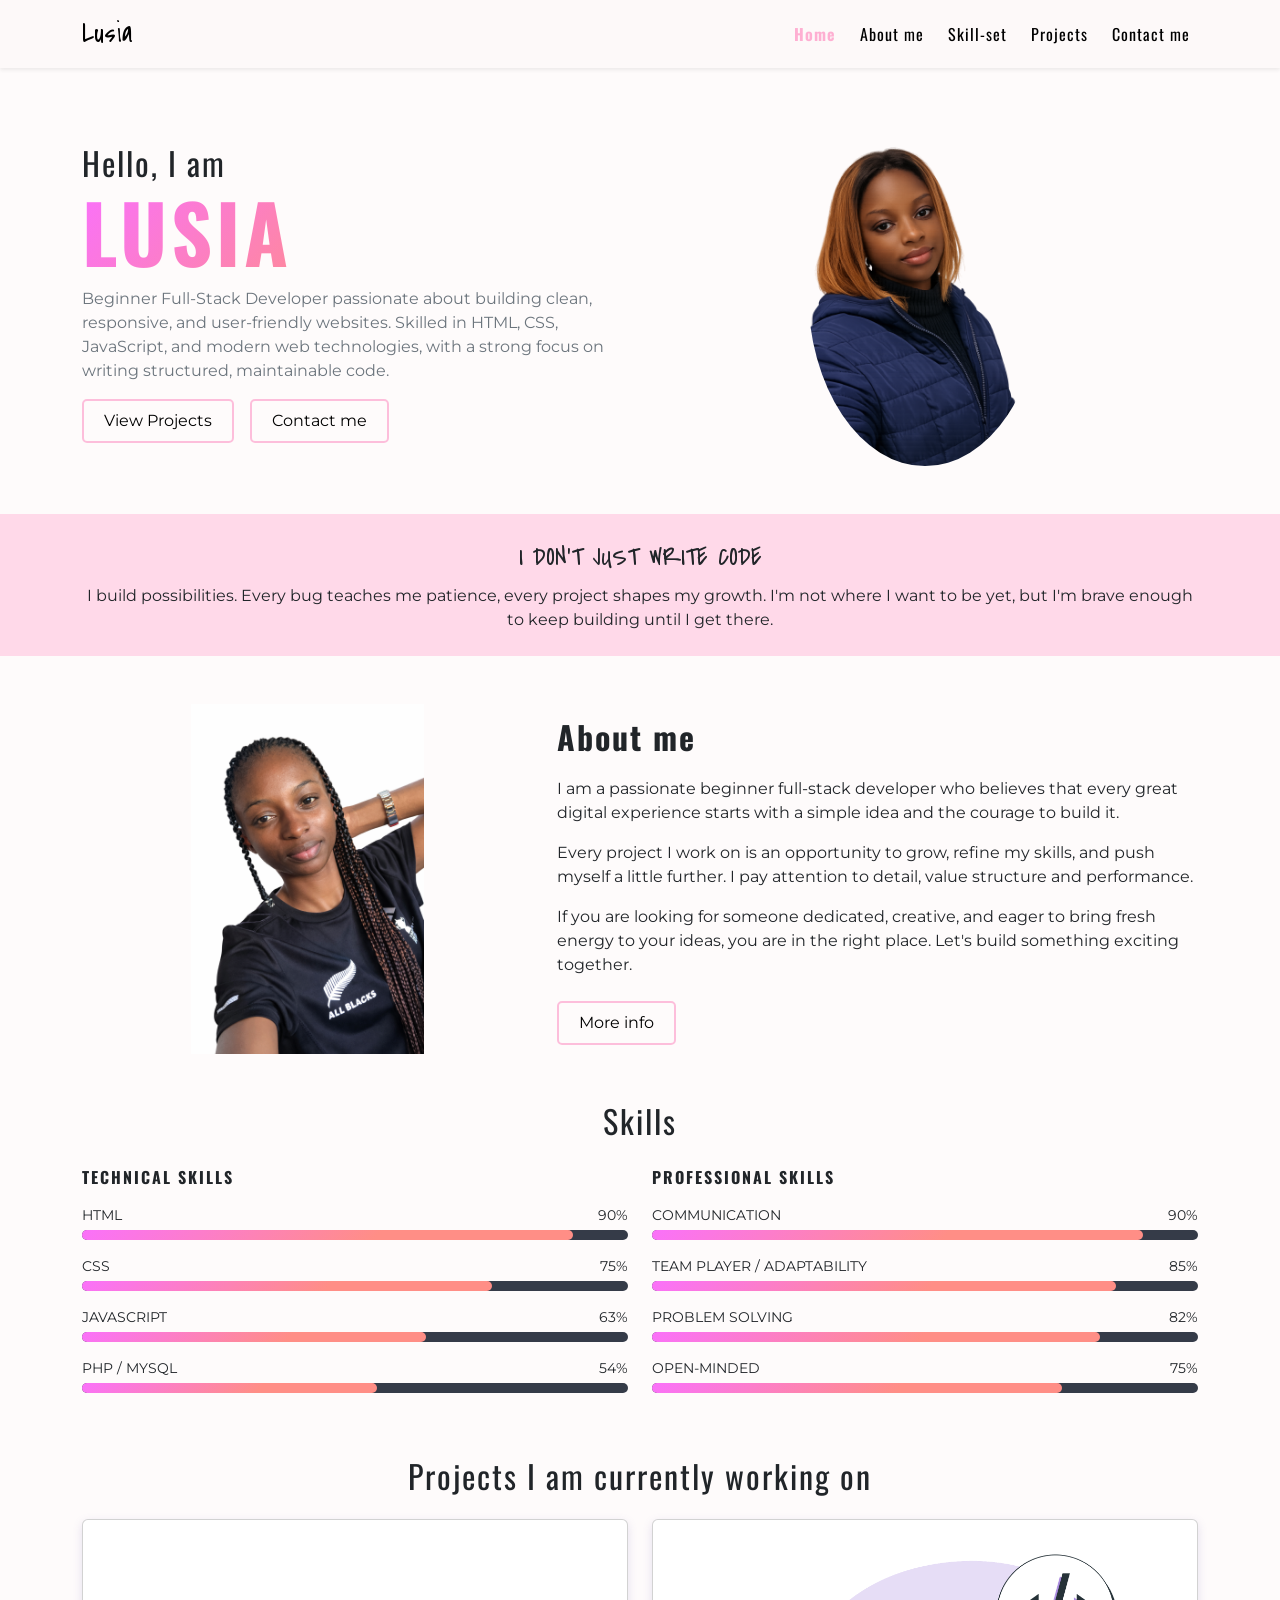
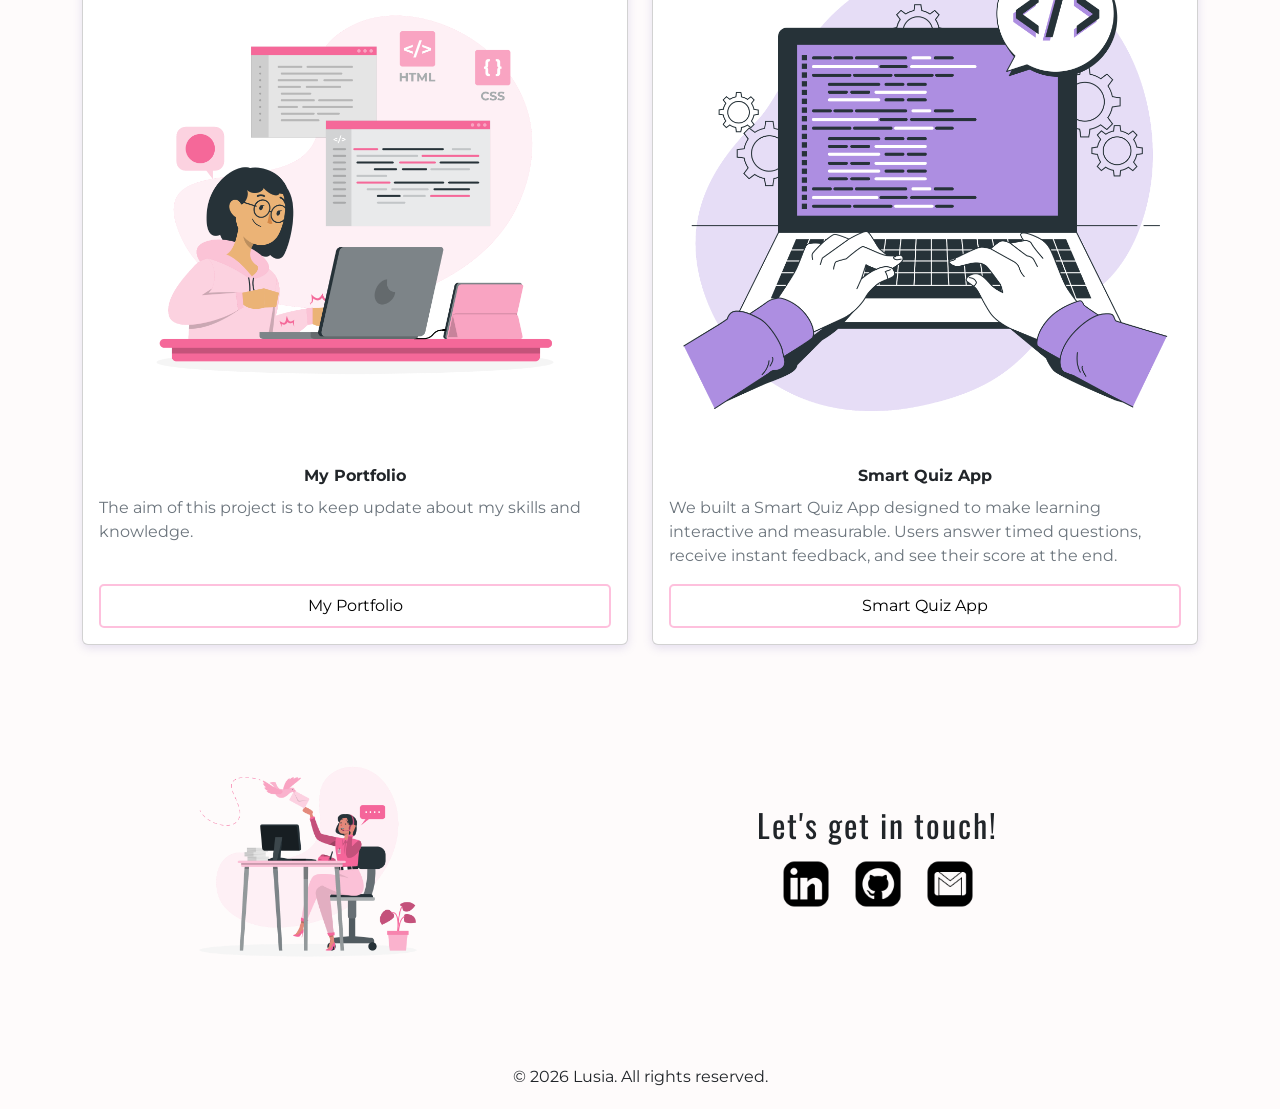
<file: index.html>
<!DOCTYPE html>
<html lang="en">

<head>
  <meta charset="UTF-8">
  <meta name="viewport" content="width=device-width, initial-scale=1.0">
  <meta name="description" content="Portfolio of Lusia Kaushiningwa showcasing web development projects.">
  <meta name="author" content="Lusia Kaushiningwa">
  <meta property="og:title" content="Lusia Kaushiningwa Portfolio">
  <meta property="og:description" content="Web development projects using HTML, CSS, JavaScript, and Bootstrap.">
  <meta property="og:image" content="images/preview.png">
  <meta name="theme-color" content="#1e3a8a">
  <title>Home | Lusia Kaushiningwa Portfolio</title>
  <link rel="shortcut icon" href="assets/Code blossom.jpg">
  <link rel="icon" href="assets/Code blossom.jpg">
  <link href="https://cdn.jsdelivr.net/npm/bootstrap@5.0.1/dist/css/bootstrap.min.css" rel="stylesheet">
  <link rel="stylesheet" href="css/style.css">
  <link rel="preconnect" href="https://fonts.googleapis.com">
  <link rel="preconnect" href="https://fonts.gstatic.com" crossorigin>
  <link href="https://fonts.googleapis.com/css2?family=Covered+By+Your+Grace&family=Montserrat:wght@200;400&family=Oswald:wght@200;400&display=swap" rel="stylesheet">
</head>

<body>

  <!-- ══ NAVBAR ══
    navbar-expand-lg  = horizontal on lg+, hamburger on smaller screens
    sticky-top        = sticks to top on scroll
    shadow-sm         = subtle drop shadow
    ms-auto           = margin-start auto = pushes nav links to the right
  -->
  <nav class="navbar navbar-expand-lg sticky-top shadow-sm mb-4">
    <div class="container">
      <a class="navbar-brand font-grace fs-3" href="index.html">Lusia</a>
      <button class="navbar-toggler" type="button"
              data-bs-toggle="collapse" data-bs-target="#mainNav"
              aria-controls="mainNav" aria-expanded="false" aria-label="Toggle navigation">
        <span class="navbar-toggler-icon"></span>
      </button>
      <div class="collapse navbar-collapse" id="mainNav">
        <ul class="navbar-nav ms-auto gap-lg-2">
          <li class="nav-item"><a class="nav-link active" href="index.html">Home</a></li>
          <li class="nav-item"><a class="nav-link" href="about-me.html">About me</a></li>
          <li class="nav-item"><a class="nav-link" href="skill-set.html">Skill-set</a></li>
          <li class="nav-item"><a class="nav-link" href="portfolio.html">Projects</a></li>
          <li class="nav-item"><a class="nav-link" href="#contact-me">Contact me</a></li>
        </ul>
      </div>
    </div>
  </nav>


  <!-- ══ HERO ══
    container         = centres with responsive max-width
    py-4              = padding-top and padding-bottom
    row               = Bootstrap flex row
    col-12 col-md-6   = full width on mobile, half-width on md+
    align-items-center = vertically centre both columns
    gy-4              = vertical gap between stacked columns on mobile
    order-*           = controls visual order on different breakpoints
  -->
  <header class="container py-4">
    <div class="row align-items-center gy-4">
      <div class="col-12 col-md-6">
        <p class="section-heading mb-1">Hello, I am</p>
        <h1 class="hero-name mb-3">Lusia</h1>
        <p class="text-secondary">
          Beginner Full-Stack Developer passionate about building clean, responsive, and
          user-friendly websites. Skilled in HTML, CSS, JavaScript, and modern web
          technologies, with a strong focus on writing structured, maintainable code.
        </p>
        <!-- d-flex + gap-3 = row of buttons with spacing; flex-wrap = wraps on tiny screens -->
        <div class="d-flex gap-3 flex-wrap mt-3">
          <a href="portfolio.html" class="btn-lusia">View Projects</a>
          <a href="#contact-me"   class="btn-lusia">Contact me</a>
        </div>
      </div>
      <div class="col-12 col-md-6 text-center">
        <!-- img-fluid = width:100%, scales responsively -->
        <img src="assets/Lusia.png" alt="Profile picture of Lusia" class="hero-img img-fluid">
      </div>
    </div>
  </header>


  <!-- ══ QUOTE BANNER ══ -->
  <article class="bg-pink py-4 my-4">
    <div class="container text-center">
      <p class="quote-text mb-2">I don't just write code</p>
      <p class="mb-0">
        I build possibilities. Every bug teaches me patience, every project shapes my growth.
        I'm not where I want to be yet, but I'm brave enough to keep building until I get there.
      </p>
    </div>
  </article>


  <!-- ══ ABOUT ME ══ -->
  <section class="container py-4">
    <div class="row align-items-center gy-4">
      <!-- order-2 order-md-1: image below text on mobile, left on desktop -->
      <div class="col-12 col-md-5 text-center order-2 order-md-1">
        <img src="assets/Lusia2.png" alt="About Lusia" class="about-img img-fluid">
      </div>
      <div class="col-12 col-md-7 order-1 order-md-2">
        <p class="section-heading fw-bold mb-3">About me</p>
        <p>I am a passionate beginner full-stack developer who believes that every great digital experience starts with a simple idea and the courage to build it.</p>
        <p>Every project I work on is an opportunity to grow, refine my skills, and push myself a little further. I pay attention to detail, value structure and performance.</p>
        <p>If you are looking for someone dedicated, creative, and eager to bring fresh energy to your ideas, you are in the right place. Let's build something exciting together.</p>
        <a href="about-me.html" class="btn-lusia mt-2 d-inline-block">More info</a>
      </div>
    </div>
  </section>


  <!-- ══ SKILLS ══
    g-4               = gap between columns
    list-unstyled     = removes bullet points and left padding
    d-flex + justify-content-between = label left, percentage right
  -->
  <section class="container py-4">
    <h3 class="section-heading text-center mb-4">Skills</h3>
    <div class="row g-4">

      <div class="col-12 col-md-6">
        <p class="fw-bold mb-3 text-uppercase font-oswald" style="letter-spacing:2px;">Technical Skills</p>
        <ul class="list-unstyled">
          <li class="mb-3">
            <div class="d-flex justify-content-between mb-1">
              <span class="text-uppercase small">HTML</span><span class="small">90%</span>
            </div>
            <span class="skill-track d-block"><span class="skill-fill w-html"></span></span>
          </li>
          <li class="mb-3">
            <div class="d-flex justify-content-between mb-1">
              <span class="text-uppercase small">CSS</span><span class="small">75%</span>
            </div>
            <span class="skill-track d-block"><span class="skill-fill w-css"></span></span>
          </li>
          <li class="mb-3">
            <div class="d-flex justify-content-between mb-1">
              <span class="text-uppercase small">JavaScript</span><span class="small">63%</span>
            </div>
            <span class="skill-track d-block"><span class="skill-fill w-js"></span></span>
          </li>
          <li class="mb-3">
            <div class="d-flex justify-content-between mb-1">
              <span class="text-uppercase small">PHP / MySQL</span><span class="small">54%</span>
            </div>
            <span class="skill-track d-block"><span class="skill-fill w-php"></span></span>
          </li>
        </ul>
      </div>

      <div class="col-12 col-md-6">
        <p class="fw-bold mb-3 text-uppercase font-oswald" style="letter-spacing:2px;">Professional Skills</p>
        <ul class="list-unstyled">
          <li class="mb-3">
            <div class="d-flex justify-content-between mb-1">
              <span class="text-uppercase small">Communication</span><span class="small">90%</span>
            </div>
            <span class="skill-track d-block"><span class="skill-fill w-comm"></span></span>
          </li>
          <li class="mb-3">
            <div class="d-flex justify-content-between mb-1">
              <span class="text-uppercase small">Team Player / Adaptability</span><span class="small">85%</span>
            </div>
            <span class="skill-track d-block"><span class="skill-fill w-team"></span></span>
          </li>
          <li class="mb-3">
            <div class="d-flex justify-content-between mb-1">
              <span class="text-uppercase small">Problem Solving</span><span class="small">82%</span>
            </div>
            <span class="skill-track d-block"><span class="skill-fill w-problem"></span></span>
          </li>
          <li class="mb-3">
            <div class="d-flex justify-content-between mb-1">
              <span class="text-uppercase small">Open-Minded</span><span class="small">75%</span>
            </div>
            <span class="skill-track d-block"><span class="skill-fill w-open"></span></span>
          </li>
        </ul>
      </div>

    </div>
  </section>


  <!-- ══ PROJECTS ══
    row-cols-1        = 1 card per row on mobile
    row-cols-md-2     = 2 cards per row on md+
    h-100             = equal card height within the row
    d-flex flex-column = enables mt-auto to push button to bottom
    flex-grow-1       = description takes all available space above button
    mt-auto           = button always at the bottom of the card
  -->
  <section class="container py-4">
    <h3 class="section-heading text-center mb-4">Projects I am currently working on</h3>
    <div class="row row-cols-1 row-cols-md-2 g-4">

      <div class="col">
        <div class="card lusia-card h-100 p-3">
          <img src="assets/project1.png" class="card-img-top rounded mb-3" alt="My Portfolio">
          <div class="card-body d-flex flex-column p-0">
            <p class="fw-bold text-center mb-2">My Portfolio</p>
            <p class="card-text text-secondary flex-grow-1">
              The aim of this project is to keep update about my skills and knowledge.
            </p>
            <a href="portfolio.html" class="btn-lusia mt-auto text-center">My Portfolio</a>
          </div>
        </div>
      </div>

      <div class="col">
        <div class="card lusia-card h-100 p-3">
          <img src="assets/project2.png" class="card-img-top rounded mb-3" alt="Smart Quiz App">
          <div class="card-body d-flex flex-column p-0">
            <p class="fw-bold text-center mb-2">Smart Quiz App</p>
            <p class="card-text text-secondary flex-grow-1">
              We built a Smart Quiz App designed to make learning interactive and measurable.
              Users answer timed questions, receive instant feedback, and see their score at the end.
            </p>
            <a href="portfolio.html" class="btn-lusia mt-auto text-center">Smart Quiz App</a>
          </div>
        </div>
      </div>

    </div>
  </section>


  <!-- ══ CONTACT ME ══ -->
  <section id="contact-me" class="container py-5">
    <div class="row align-items-center gy-4">
      <div class="col-12 col-md-5 text-center">
        <img src="assets/Contact-me-img.png" alt="Contact illustration" class="img-fluid" style="max-height:280px;">
      </div>
      <div class="col-12 col-md-7 text-center">
        <h2 class="section-heading mb-2">Let's get in touch!</h2>
        <!-- d-flex justify-content-center gap-4 = centred icon row with spacing -->
        <div class="d-flex justify-content-center gap-4 mt-3">
          <a href="https://www.linkedin.com/in/lusia-n-kaushiningwa-91851396" target="_blank" rel="noopener">
            <img src="assets/linkedin.png" alt="LinkedIn" class="contact-logo">
          </a>
          <a href="https://github.com/Lusia-Kaushiningwa" target="_blank" rel="noopener">
            <img src="assets/github.png" alt="GitHub" class="contact-logo">
          </a>
          <a href="mailto:lusia.kaushiningwa@gmail.com">
            <img src="assets/email.png" alt="Email" class="contact-logo">
          </a>
        </div>
      </div>
    </div>
  </section>


  <footer>
    <p class="mb-0">© <span id="year"></span> Lusia. All rights reserved.</p>
  </footer>

  <script src="https://cdn.jsdelivr.net/npm/bootstrap@5.0.1/dist/js/bootstrap.bundle.min.js"></script>
  <script src="js/main.js"></script>
  <script>document.getElementById('year').textContent = new Date().getFullYear();</script>
</body>
</html>
</file>
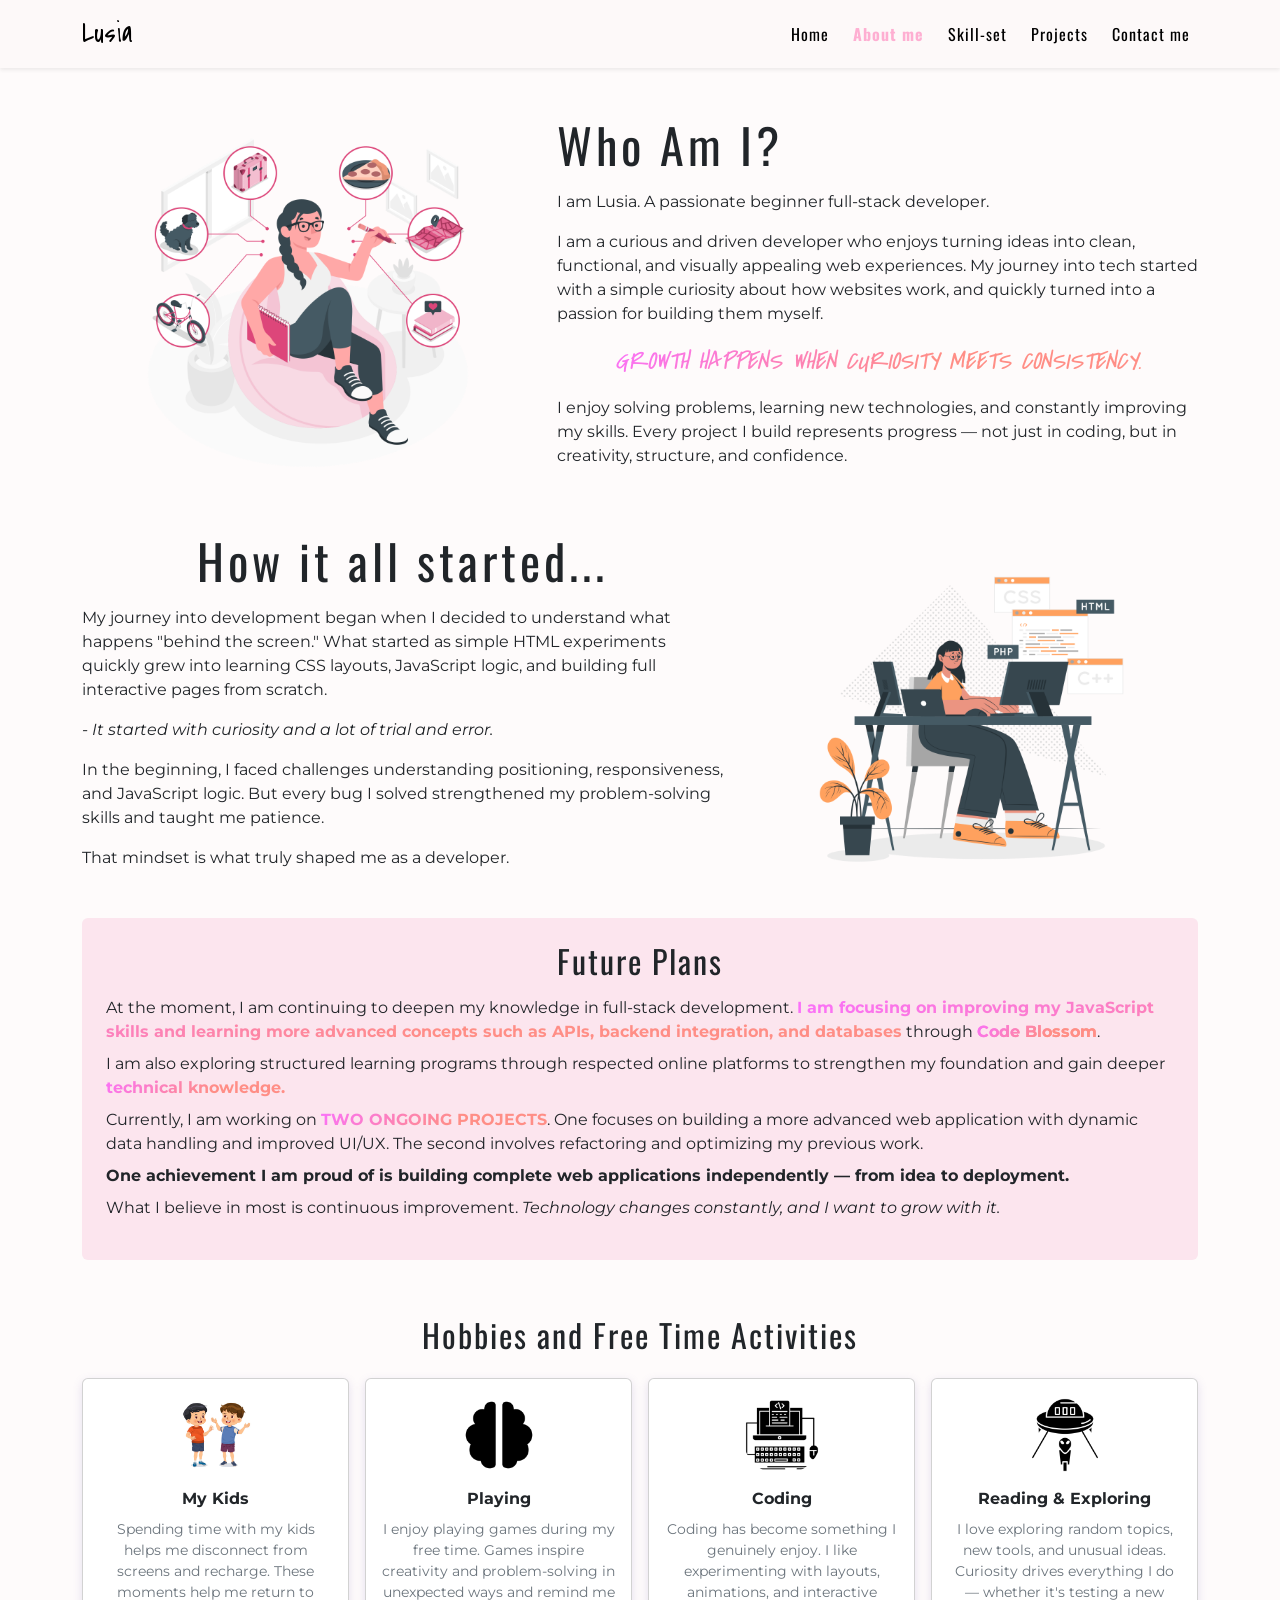
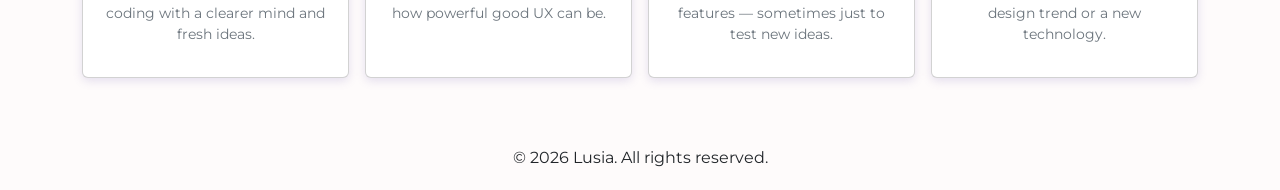
<file: about-me.html>
<!DOCTYPE html>
<html lang="en">

<head>
  <meta charset="UTF-8">
  <meta name="viewport" content="width=device-width, initial-scale=1.0">
  <meta name="description" content="Portfolio of Lusia Kaushiningwa showcasing web development projects.">
  <meta name="author" content="Lusia Kaushiningwa">
  <meta property="og:title" content="Lusia Kaushiningwa Portfolio">
  <meta property="og:description" content="Web development projects using HTML, CSS, JavaScript, and Bootstrap.">
  <meta name="theme-color" content="#1e3a8a">
  <title>About Me | Lusia Kaushiningwa Portfolio</title>
  <link rel="shortcut icon" href="assets/Code blossom.jpg">
  <link rel="icon" href="assets/Code blossom.jpg">
  <link href="https://cdn.jsdelivr.net/npm/bootstrap@5.0.1/dist/css/bootstrap.min.css" rel="stylesheet">
  <link rel="stylesheet" href="css/style.css">
  <link rel="preconnect" href="https://fonts.googleapis.com">
  <link rel="preconnect" href="https://fonts.gstatic.com" crossorigin>
  <link href="https://fonts.googleapis.com/css2?family=Covered+By+Your+Grace&family=Montserrat:wght@200;400&family=Oswald:wght@200;400&display=swap" rel="stylesheet">
</head>

<body>

  <!-- ══ NAVBAR ══ -->
  <nav class="navbar navbar-expand-lg sticky-top shadow-sm mb-4">
    <div class="container">
      <a class="navbar-brand font-grace fs-3" href="index.html">Lusia</a>
      <button class="navbar-toggler" type="button"
              data-bs-toggle="collapse" data-bs-target="#mainNav"
              aria-controls="mainNav" aria-expanded="false" aria-label="Toggle navigation">
        <span class="navbar-toggler-icon"></span>
      </button>
      <div class="collapse navbar-collapse" id="mainNav">
        <ul class="navbar-nav ms-auto gap-lg-2">
          <li class="nav-item"><a class="nav-link" href="index.html">Home</a></li>
          <li class="nav-item"><a class="nav-link active" href="about-me.html">About me</a></li>
          <li class="nav-item"><a class="nav-link" href="skill-set.html">Skill-set</a></li>
          <li class="nav-item"><a class="nav-link" href="portfolio.html">Projects</a></li>
          <li class="nav-item"><a class="nav-link" href="index.html#contact-me">Contact me</a></li>
        </ul>
      </div>
    </div>
  </nav>


  <!-- ══ SECTION 1 — WHO AM I ══
    row + col-12 col-md-6 = 2-column on md+, stacked on mobile
    align-items-center = vertically centre columns
    gy-4 = vertical gap when stacked on mobile
  -->
  <section class="container py-4">
    <div class="row align-items-center gy-4">

      <div class="col-12 col-md-5 text-center">
        <img src="assets/about-me1.png" alt="Picture of Lusia" class="img-fluid about-img">
      </div>

      <div class="col-12 col-md-7">
        <h2 class="page-title mb-3">Who Am I?</h2>
        <p>I am Lusia. A passionate beginner full-stack developer.</p>
        <p>I am a curious and driven developer who enjoys turning ideas into clean, functional, and visually appealing web experiences. My journey into tech started with a simple curiosity about how websites work, and quickly turned into a passion for building them myself.</p>
        <!-- text-center + fst-italic = centred italic quote -->
        <p class="quote-text text-center fst-italic my-3">
          <span class="text-grad">Growth happens when curiosity meets consistency.</span>
        </p>
        <p>I enjoy solving problems, learning new technologies, and constantly improving my skills. Every project I build represents progress — not just in coding, but in creativity, structure, and confidence.</p>
      </div>

    </div>
  </section>


  <!-- ══ SECTION 2 — BACKGROUND STORY ══ -->
  <section class="container py-4">
    <div class="row align-items-center gy-4">

      <div class="col-12 col-md-7">
        <h2 class="page-title text-center mb-3">How it all started...</h2>
        <p>My journey into development began when I decided to understand what happens "behind the screen." What started as simple HTML experiments quickly grew into learning CSS layouts, JavaScript logic, and building full interactive pages from scratch.</p>
        <!-- fst-italic = Bootstrap italic utility -->
        <p class="fst-italic">- It started with curiosity and a lot of trial and error.</p>
        <p>In the beginning, I faced challenges understanding positioning, responsiveness, and JavaScript logic. But every bug I solved strengthened my problem-solving skills and taught me patience.</p>
        <p>That mindset is what truly shaped me as a developer.</p>
      </div>

      <!-- order-first order-md-last: image shows first on mobile, right on desktop -->
      <div class="col-12 col-md-5 text-center order-first order-md-last">
        <img src="assets/about-me2.png" alt="My story" class="img-fluid about-img">
      </div>

    </div>
  </section>


  <!-- ══ SECTION 3 — FUTURE PLANS ══
    bg-pink-light = custom brand background
    mx-auto       = centre the section horizontally
    py-4 px-4     = internal padding
  -->
  <section class="container py-2 mb-4">
    <div class="bg-pink-light py-4 px-4 rounded">
      <h3 class="section-heading text-center mb-3">Future Plans</h3>
      <!-- list-unstyled + ps-0 = no bullets, no left indent -->
      <ul class="list-unstyled ps-0">
        <li class="mb-2">
          At the moment, I am continuing to deepen my knowledge in full-stack development.
          <span class="fw-bold text-grad">I am focusing on improving my JavaScript skills and learning more advanced concepts such as APIs, backend integration, and databases</span>
          through <span class="fw-bold text-grad"><a class="link-grad" href="https://www.code-blossom.com/" target="_blank">Code Blossom</a></span>.
        </li>
        <li class="mb-2">
          I am also exploring structured learning programs through respected online platforms to strengthen my foundation and gain deeper <span class="fw-bold text-grad">technical knowledge.</span>
        </li>
        <li class="mb-2">
          Currently, I am working on <span class="fw-bold text-uppercase text-grad">two ongoing projects</span>. One focuses on building a more advanced web application with dynamic data handling and improved UI/UX. The second involves refactoring and optimizing my previous work.
        </li>
        <li class="mb-2">
          <span class="fw-bold">One achievement I am proud of is building complete web applications independently — from idea to deployment.</span>
        </li>
        <p class="mt-2">What I believe in most is continuous improvement. <span class="fst-italic">Technology changes constantly, and I want to grow with it.</span></p>
      </ul>
    </div>
  </section>


  <!-- ══ SECTION 4 — HOBBIES ══
    row-cols-1        = 1 column on mobile
    row-cols-sm-2     = 2 columns on small screens
    row-cols-lg-4     = 4 columns on large screens
    g-3               = gap between cards
  -->
  <section class="container py-4 mb-4">
    <h3 class="section-heading text-center mb-4">Hobbies and Free Time Activities</h3>
    <div class="row row-cols-1 row-cols-sm-2 row-cols-lg-4 g-3">

      <div class="col">
        <div class="card lusia-card h-100 p-3 text-center">
          <img src="assets/Kids.jpg" alt="My kids" class="hobby-img">
          <p class="fw-bold mb-2">My Kids</p>
          <p class="text-secondary small">Spending time with my kids helps me disconnect from screens and recharge. These moments help me return to coding with a clearer mind and fresh ideas.</p>
        </div>
      </div>

      <div class="col">
        <div class="card lusia-card h-100 p-3 text-center">
          <img src="assets/board-game.png" alt="Playing games" class="hobby-img">
          <p class="fw-bold mb-2">Playing</p>
          <p class="text-secondary small">I enjoy playing games during my free time. Games inspire creativity and problem-solving in unexpected ways and remind me how powerful good UX can be.</p>
        </div>
      </div>

      <div class="col">
        <div class="card lusia-card h-100 p-3 text-center">
          <img src="assets/coding.png" alt="Coding" class="hobby-img">
          <p class="fw-bold mb-2">Coding</p>
          <p class="text-secondary small">Coding has become something I genuinely enjoy. I like experimenting with layouts, animations, and interactive features — sometimes just to test new ideas.</p>
        </div>
      </div>

      <div class="col">
        <div class="card lusia-card h-100 p-3 text-center">
          <img src="assets/plot-reading.png" alt="Reading and exploring" class="hobby-img">
          <p class="fw-bold mb-2">Reading &amp; Exploring</p>
          <p class="text-secondary small">I love exploring random topics, new tools, and unusual ideas. Curiosity drives everything I do — whether it's testing a new design trend or a new technology.</p>
        </div>
      </div>

    </div>
  </section>


  <footer>
    <p class="mb-0">© <span id="year"></span> Lusia. All rights reserved.</p>
  </footer>

  <script src="https://cdn.jsdelivr.net/npm/bootstrap@5.0.1/dist/js/bootstrap.bundle.min.js"></script>
  <script src="js/main.js"></script>
  <script>document.getElementById('year').textContent = new Date().getFullYear();</script>
</body>
</html>
</file>
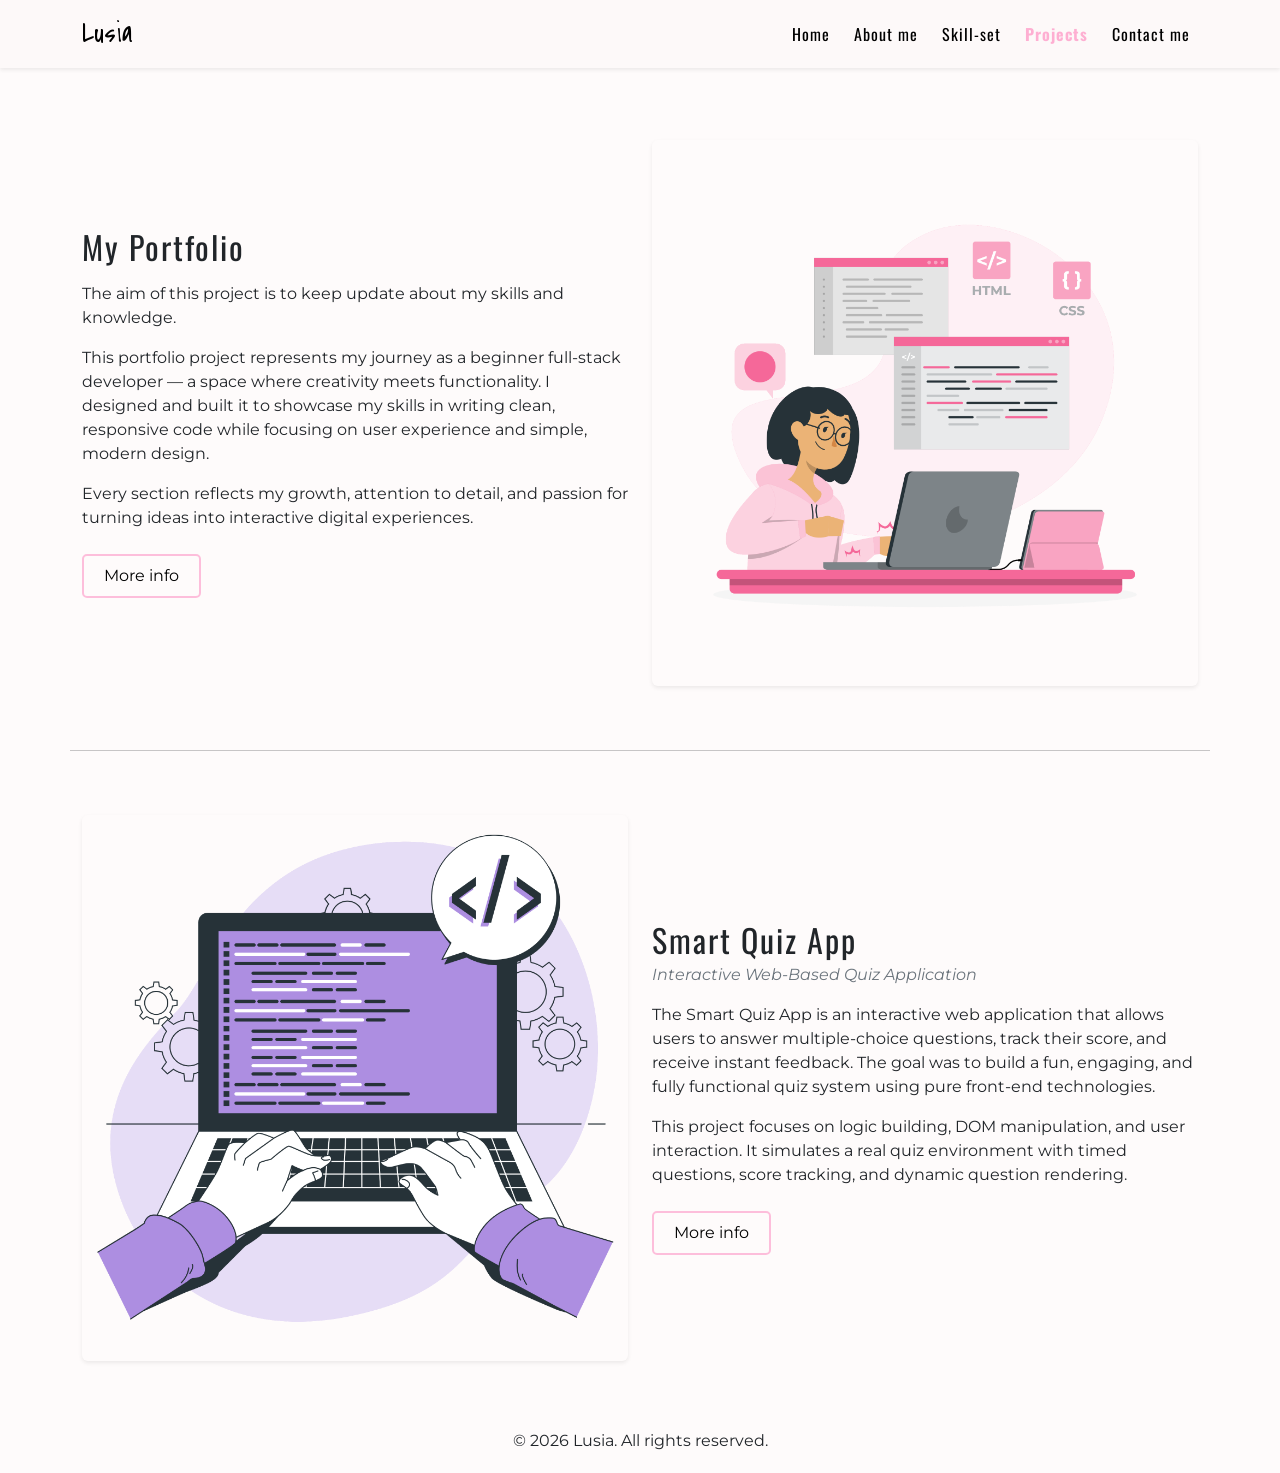
<file: portfolio.html>
<!DOCTYPE html>
<html lang="en">

<head>
  <meta charset="UTF-8">
  <meta name="viewport" content="width=device-width, initial-scale=1.0">
  <meta name="description" content="Portfolio of Lusia Kaushiningwa showcasing web development projects.">
  <meta name="author" content="Lusia Kaushiningwa">
  <meta property="og:title" content="Lusia Kaushiningwa Portfolio">
  <meta property="og:description" content="Web development projects using HTML, CSS, JavaScript, and Bootstrap.">
  <meta name="theme-color" content="#1e3a8a">
  <title>Projects | Lusia Kaushiningwa Portfolio</title>
  <link rel="shortcut icon" href="assets/Code blossom.jpg">
  <link rel="icon" href="assets/Code blossom.jpg">
  <link href="https://cdn.jsdelivr.net/npm/bootstrap@5.0.1/dist/css/bootstrap.min.css" rel="stylesheet">
  <link rel="stylesheet" href="css/style.css">
  <link rel="preconnect" href="https://fonts.googleapis.com">
  <link rel="preconnect" href="https://fonts.gstatic.com" crossorigin>
  <link href="https://fonts.googleapis.com/css2?family=Covered+By+Your+Grace&family=Montserrat:wght@200;400&family=Oswald:wght@200;400&display=swap" rel="stylesheet">
</head>

<body>

  <!-- ══ NAVBAR ══ -->
  <nav class="navbar navbar-expand-lg sticky-top shadow-sm mb-4">
    <div class="container">
      <a class="navbar-brand font-grace fs-3" href="index.html">Lusia</a>
      <button class="navbar-toggler" type="button"
              data-bs-toggle="collapse" data-bs-target="#mainNav"
              aria-controls="mainNav" aria-expanded="false" aria-label="Toggle navigation">
        <span class="navbar-toggler-icon"></span>
      </button>
      <div class="collapse navbar-collapse" id="mainNav">
        <ul class="navbar-nav ms-auto gap-lg-2">
          <li class="nav-item"><a class="nav-link" href="index.html">Home</a></li>
          <li class="nav-item"><a class="nav-link" href="about-me.html">About me</a></li>
          <li class="nav-item"><a class="nav-link" href="skill-set.html">Skill-set</a></li>
          <li class="nav-item"><a class="nav-link active" href="portfolio.html">Projects</a></li>
          <li class="nav-item"><a class="nav-link" href="index.html#contact-me">Contact me</a></li>
        </ul>
      </div>
    </div>
  </nav>


  <!-- ══ PROJECT 1 ══
    row + col-12 col-md-6 = 2-column on md+, stacked on mobile
    align-items-center = vertically centre text and image
    gy-4 = vertical gap when stacked
  -->
  <section class="container py-5">
    <div class="row align-items-center gy-4">

      <!-- Text -->
      <div class="col-12 col-md-6">
        <h3 class="section-heading mb-3">My Portfolio</h3>
        <p>The aim of this project is to keep update about my skills and knowledge.</p>
        <p>This portfolio project represents my journey as a beginner full-stack developer — a space where creativity meets functionality. I designed and built it to showcase my skills in writing clean, responsive code while focusing on user experience and simple, modern design.</p>
        <p>Every section reflects my growth, attention to detail, and passion for turning ideas into interactive digital experiences.</p>
        <a href="projects/project1.html" class="btn-lusia mt-2 d-inline-block">More info</a>
      </div>

      <!-- Image — text-center centres it on all screen sizes -->
      <div class="col-12 col-md-6 text-center">
        <a href="projects/project1.html">
          <!-- img-fluid = responsive, max-width:100% -->
          <img src="assets/project1.png" alt="My Portfolio project" class="img-fluid rounded shadow-sm">
        </a>
      </div>

    </div>
  </section>


  <!-- ══ DIVIDER ══ -->
  <hr class="container opacity-25">


  <!-- ══ PROJECT 2 ══
    order-md-last / order-md-first swaps the image to the left on desktop
    while keeping text on top on mobile
  -->
  <section class="container py-5">
    <div class="row align-items-center gy-4">

      <!-- Image — appears second on mobile (order-2), first on desktop -->
      <div class="col-12 col-md-6 text-center order-2 order-md-1">
        <a href="projects/project2.html">
          <img src="assets/project2.png" alt="Smart Quiz App project" class="img-fluid rounded shadow-sm">
        </a>
      </div>

      <!-- Text — appears first on mobile (order-1), second on desktop -->
      <div class="col-12 col-md-6 order-1 order-md-2">
        <h3 class="section-heading mb-1">Smart Quiz App</h3>
        <!-- fst-italic = Bootstrap font-style italic -->
        <p class="fst-italic text-secondary mb-3">Interactive Web-Based Quiz Application</p>
        <p>The Smart Quiz App is an interactive web application that allows users to answer multiple-choice questions, track their score, and receive instant feedback. The goal was to build a fun, engaging, and fully functional quiz system using pure front-end technologies.</p>
        <p>This project focuses on logic building, DOM manipulation, and user interaction. It simulates a real quiz environment with timed questions, score tracking, and dynamic question rendering.</p>
        <a href="projects/project2.html" class="btn-lusia mt-2 d-inline-block">More info</a>
      </div>

    </div>
  </section>


  <footer>
    <p class="mb-0">© <span id="year"></span> Lusia. All rights reserved.</p>
  </footer>

  <script src="https://cdn.jsdelivr.net/npm/bootstrap@5.0.1/dist/js/bootstrap.bundle.min.js"></script>
  <script src="js/main.js"></script>
  <script>document.getElementById('year').textContent = new Date().getFullYear();</script>
</body>
</html>
</file>
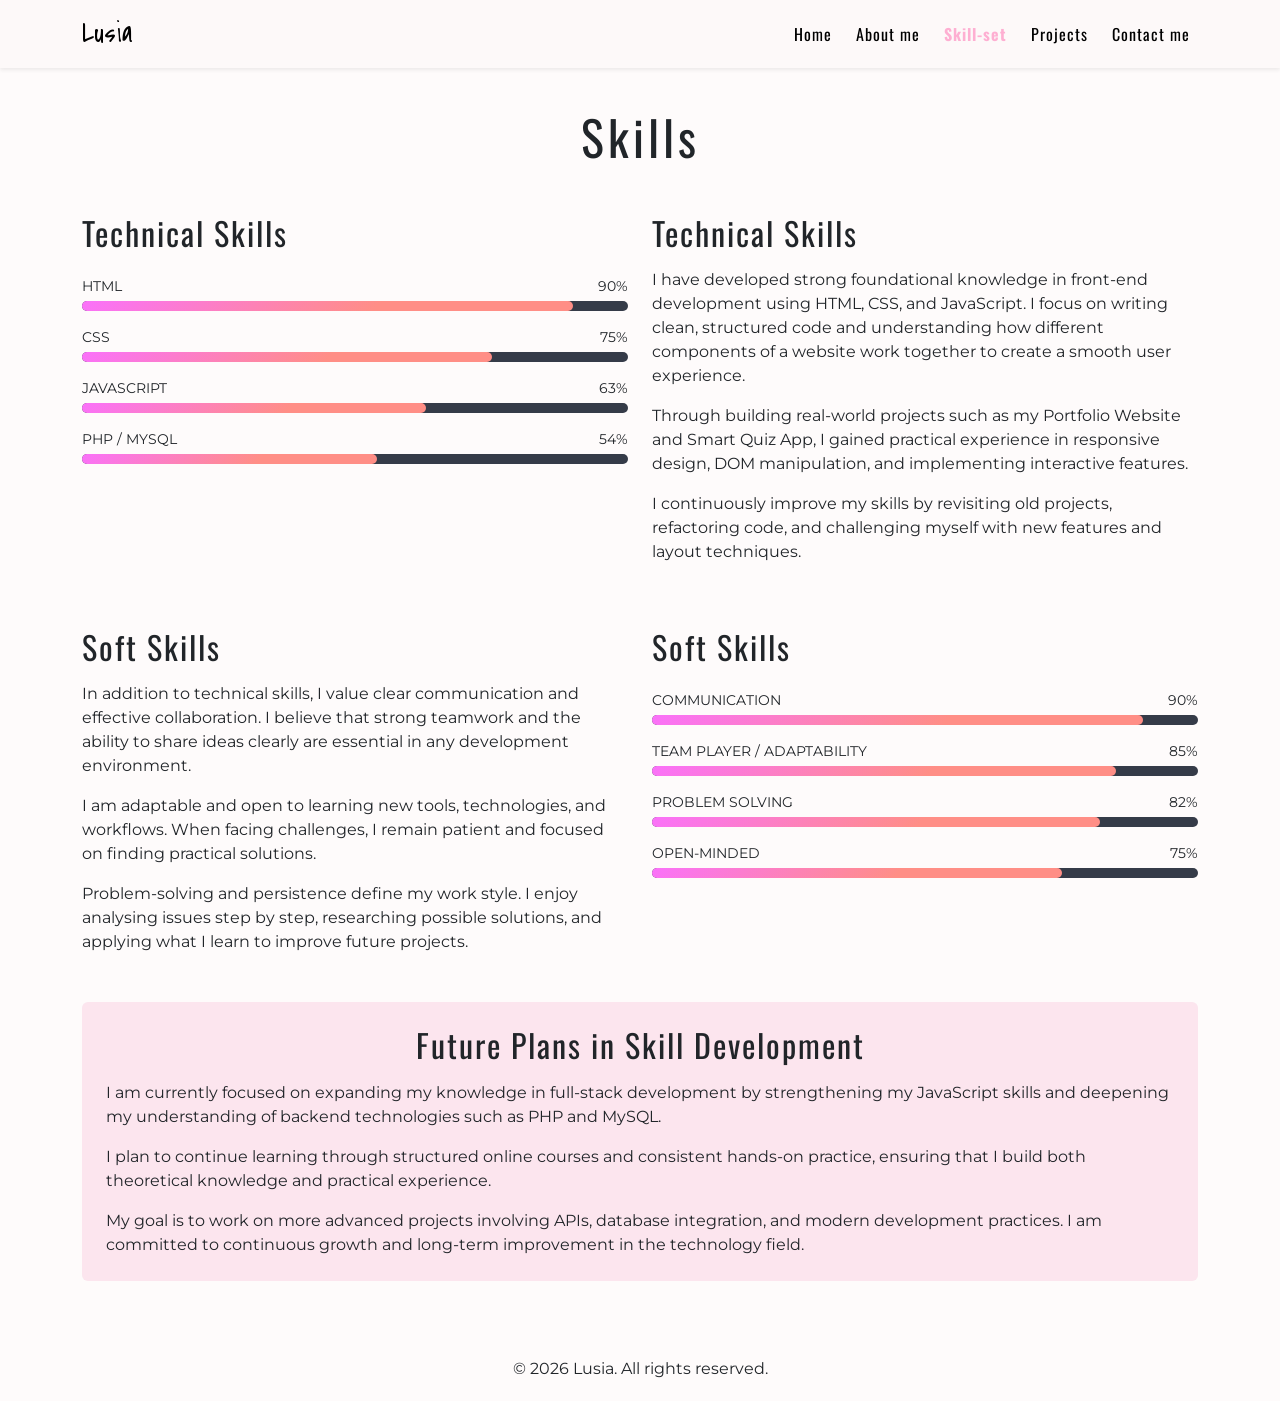
<file: skill-set.html>
<!DOCTYPE html>
<html lang="en">

<head>
  <meta charset="UTF-8">
  <meta name="viewport" content="width=device-width, initial-scale=1.0">
  <meta name="description" content="Portfolio of Lusia Kaushiningwa showcasing web development projects.">
  <meta name="author" content="Lusia Kaushiningwa">
  <meta property="og:title" content="Lusia Kaushiningwa Portfolio">
  <meta property="og:description" content="Web development projects using HTML, CSS, JavaScript, and Bootstrap.">
  <meta name="theme-color" content="#1e3a8a">
  <title>Skills | Lusia Kaushiningwa Portfolio</title>
  <link rel="shortcut icon" href="assets/Code blossom.jpg">
  <link rel="icon" href="assets/Code blossom.jpg">
  <link href="https://cdn.jsdelivr.net/npm/bootstrap@5.0.1/dist/css/bootstrap.min.css" rel="stylesheet">
  <link rel="stylesheet" href="css/style.css">
  <link rel="preconnect" href="https://fonts.googleapis.com">
  <link rel="preconnect" href="https://fonts.gstatic.com" crossorigin>
  <link href="https://fonts.googleapis.com/css2?family=Covered+By+Your+Grace&family=Montserrat:wght@200;400&family=Oswald:wght@200;400&display=swap" rel="stylesheet">
</head>

<body>

  <!-- ══ NAVBAR ══ -->
  <nav class="navbar navbar-expand-lg sticky-top shadow-sm mb-4">
    <div class="container">
      <a class="navbar-brand font-grace fs-3" href="index.html">Lusia</a>
      <button class="navbar-toggler" type="button"
              data-bs-toggle="collapse" data-bs-target="#mainNav"
              aria-controls="mainNav" aria-expanded="false" aria-label="Toggle navigation">
        <span class="navbar-toggler-icon"></span>
      </button>
      <div class="collapse navbar-collapse" id="mainNav">
        <ul class="navbar-nav ms-auto gap-lg-2">
          <li class="nav-item"><a class="nav-link" href="index.html">Home</a></li>
          <li class="nav-item"><a class="nav-link" href="about-me.html">About me</a></li>
          <li class="nav-item"><a class="nav-link active" href="skill-set.html">Skill-set</a></li>
          <li class="nav-item"><a class="nav-link" href="portfolio.html">Projects</a></li>
          <li class="nav-item"><a class="nav-link" href="index.html#contact-me">Contact me</a></li>
        </ul>
      </div>
    </div>
  </nav>


  <!-- ══ PAGE TITLE ══ -->
  <section class="container text-center py-3">
    <h2 class="page-title">Skills</h2>
  </section>


  <!-- ══ TECHNICAL SKILLS ══
    row + col-12 col-md-6 = side by side on md+, stacked on mobile
    gy-4 = vertical gap when stacked
    list-unstyled = removes default bullet + padding
    d-flex justify-content-between = label left, % right on same line
  -->
  <section class="container py-4">
    <div class="row align-items-start gy-4">

      <!-- Progress bars -->
      <div class="col-12 col-md-6">
        <h3 class="section-heading mb-4">Technical Skills</h3>
        <ul class="list-unstyled">
          <li class="mb-3">
            <div class="d-flex justify-content-between mb-1">
              <span class="text-uppercase small">HTML</span><span class="small">90%</span>
            </div>
            <span class="skill-track d-block"><span class="skill-fill w-html"></span></span>
          </li>
          <li class="mb-3">
            <div class="d-flex justify-content-between mb-1">
              <span class="text-uppercase small">CSS</span><span class="small">75%</span>
            </div>
            <span class="skill-track d-block"><span class="skill-fill w-css"></span></span>
          </li>
          <li class="mb-3">
            <div class="d-flex justify-content-between mb-1">
              <span class="text-uppercase small">JavaScript</span><span class="small">63%</span>
            </div>
            <span class="skill-track d-block"><span class="skill-fill w-js"></span></span>
          </li>
          <li class="mb-3">
            <div class="d-flex justify-content-between mb-1">
              <span class="text-uppercase small">PHP / MySQL</span><span class="small">54%</span>
            </div>
            <span class="skill-track d-block"><span class="skill-fill w-php"></span></span>
          </li>
        </ul>
      </div>

      <!-- Description text -->
      <div class="col-12 col-md-6">
        <h3 class="section-heading mb-3">Technical Skills</h3>
        <p>I have developed strong foundational knowledge in front-end development using HTML, CSS, and JavaScript. I focus on writing clean, structured code and understanding how different components of a website work together to create a smooth user experience.</p>
        <p>Through building real-world projects such as my Portfolio Website and Smart Quiz App, I gained practical experience in responsive design, DOM manipulation, and implementing interactive features.</p>
        <p>I continuously improve my skills by revisiting old projects, refactoring code, and challenging myself with new features and layout techniques.</p>
      </div>

    </div>
  </section>


  <!-- ══ SOFT SKILLS ══
    order-md-last / order-md-first = text left, bars right on desktop
    On mobile they stack naturally top-to-bottom
  -->
  <section class="container py-4">
    <div class="row align-items-start gy-4">

      <!-- Description — first on desktop -->
      <div class="col-12 col-md-6 order-md-first">
        <h3 class="section-heading mb-3">Soft Skills</h3>
        <p>In addition to technical skills, I value clear communication and effective collaboration. I believe that strong teamwork and the ability to share ideas clearly are essential in any development environment.</p>
        <p>I am adaptable and open to learning new tools, technologies, and workflows. When facing challenges, I remain patient and focused on finding practical solutions.</p>
        <p>Problem-solving and persistence define my work style. I enjoy analysing issues step by step, researching possible solutions, and applying what I learn to improve future projects.</p>
      </div>

      <!-- Progress bars — second on desktop -->
      <div class="col-12 col-md-6 order-md-last">
        <h3 class="section-heading mb-4">Soft Skills</h3>
        <ul class="list-unstyled">
          <li class="mb-3">
            <div class="d-flex justify-content-between mb-1">
              <span class="text-uppercase small">Communication</span><span class="small">90%</span>
            </div>
            <span class="skill-track d-block"><span class="skill-fill w-comm"></span></span>
          </li>
          <li class="mb-3">
            <div class="d-flex justify-content-between mb-1">
              <span class="text-uppercase small">Team Player / Adaptability</span><span class="small">85%</span>
            </div>
            <span class="skill-track d-block"><span class="skill-fill w-team"></span></span>
          </li>
          <li class="mb-3">
            <div class="d-flex justify-content-between mb-1">
              <span class="text-uppercase small">Problem Solving</span><span class="small">82%</span>
            </div>
            <span class="skill-track d-block"><span class="skill-fill w-problem"></span></span>
          </li>
          <li class="mb-3">
            <div class="d-flex justify-content-between mb-1">
              <span class="text-uppercase small">Open-Minded</span><span class="small">75%</span>
            </div>
            <span class="skill-track d-block"><span class="skill-fill w-open"></span></span>
          </li>
        </ul>
      </div>

    </div>
  </section>


  <!-- ══ FUTURE PLANS ══ -->
  <section class="container py-2 mb-5">
    <div class="bg-pink-light py-4 px-4 rounded">
      <h3 class="section-heading text-center mb-3">Future Plans in Skill Development</h3>
      <p>I am currently focused on expanding my knowledge in full-stack development by strengthening my JavaScript skills and deepening my understanding of backend technologies such as PHP and MySQL.</p>
      <p>I plan to continue learning through structured online courses and consistent hands-on practice, ensuring that I build both theoretical knowledge and practical experience.</p>
      <p class="mb-0">My goal is to work on more advanced projects involving APIs, database integration, and modern development practices. I am committed to continuous growth and long-term improvement in the technology field.</p>
    </div>
  </section>


  <footer>
    <p class="mb-0">© <span id="year"></span> Lusia. All rights reserved.</p>
  </footer>

  <script src="https://cdn.jsdelivr.net/npm/bootstrap@5.0.1/dist/js/bootstrap.bundle.min.js"></script>
  <script src="js/main.js"></script>
  <script>document.getElementById('year').textContent = new Date().getFullYear();</script>
</body>
</html>
</file>
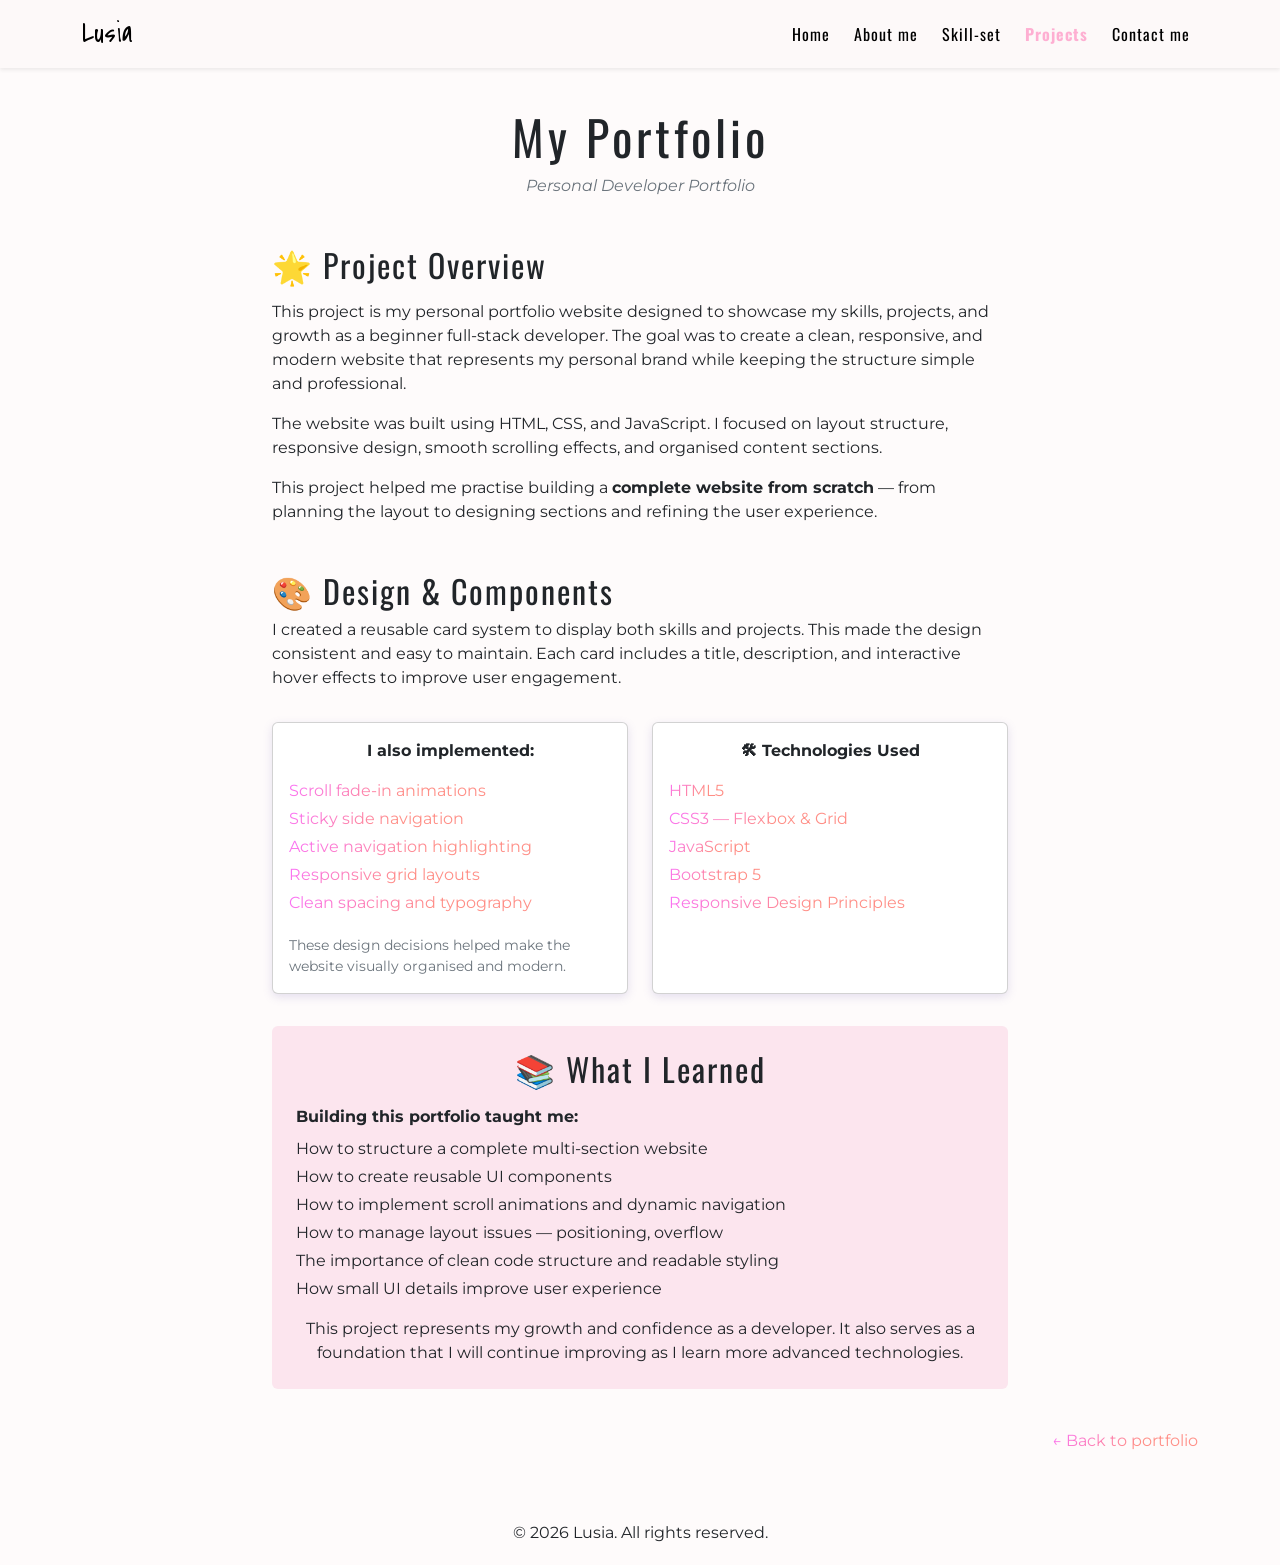
<file: projects/project1.html>
<!DOCTYPE html>
<html lang="en">

<head>
  <meta charset="UTF-8">
  <meta name="viewport" content="width=device-width, initial-scale=1.0">
  <meta name="description" content="Portfolio of Lusia Kaushiningwa showcasing web development projects.">
  <meta name="author" content="Lusia Kaushiningwa">
  <meta property="og:title" content="Lusia Kaushiningwa Portfolio">
  <meta property="og:description" content="Web development projects using HTML, CSS, JavaScript, and Bootstrap.">
  <meta name="theme-color" content="#1e3a8a">
  <title>Project 1 | Lusia Kaushiningwa Portfolio</title>
  <link rel="shortcut icon" href="../assets/Code blossom.jpg">
  <link rel="icon" href="../assets/Code blossom.jpg">
  <link href="https://cdn.jsdelivr.net/npm/bootstrap@5.0.1/dist/css/bootstrap.min.css" rel="stylesheet">
  <link rel="stylesheet" href="../css/style.css">
  <link rel="preconnect" href="https://fonts.googleapis.com">
  <link rel="preconnect" href="https://fonts.gstatic.com" crossorigin>
  <link href="https://fonts.googleapis.com/css2?family=Covered+By+Your+Grace&family=Montserrat:wght@200;400&family=Oswald:wght@200;400&display=swap" rel="stylesheet">
</head>

<body>

  <!-- ══ NAVBAR ══ -->
  <nav class="navbar navbar-expand-lg sticky-top shadow-sm mb-4">
    <div class="container">
      <a class="navbar-brand font-grace fs-3" href="../index.html">Lusia</a>
      <button class="navbar-toggler" type="button"
              data-bs-toggle="collapse" data-bs-target="#mainNav"
              aria-controls="mainNav" aria-expanded="false" aria-label="Toggle navigation">
        <span class="navbar-toggler-icon"></span>
      </button>
      <div class="collapse navbar-collapse" id="mainNav">
        <ul class="navbar-nav ms-auto gap-lg-2">
          <li class="nav-item"><a class="nav-link" href="../index.html">Home</a></li>
          <li class="nav-item"><a class="nav-link" href="../about-me.html">About me</a></li>
          <li class="nav-item"><a class="nav-link" href="../skill-set.html">Skill-set</a></li>
          <li class="nav-item"><a class="nav-link active" href="../portfolio.html">Projects</a></li>
          <li class="nav-item"><a class="nav-link" href="../index.html#contact-me">Contact me</a></li>
        </ul>
      </div>
    </div>
  </nav>


  <!-- ══ PROJECT TITLE ══
    text-center = centres heading and subtitle
    fst-italic  = Bootstrap italic utility
  -->
  <section class="container text-center py-3">
    <h2 class="page-title">My Portfolio</h2>
    <p class="fst-italic text-secondary">Personal Developer Portfolio</p>
  </section>


  <!-- ══ PROJECT OVERVIEW ══
    mx-auto + col-lg-8 = narrow centred column for readable text
  -->
  <section class="container py-3">
    <div class="row justify-content-center">
      <div class="col-12 col-lg-8">
        <h3 class="section-heading mb-3">🌟 Project Overview</h3>
        <p>This project is my personal portfolio website designed to showcase my skills, projects, and growth as a beginner full-stack developer. The goal was to create a clean, responsive, and modern website that represents my personal brand while keeping the structure simple and professional.</p>
        <p>The website was built using HTML, CSS, and JavaScript. I focused on layout structure, responsive design, smooth scrolling effects, and organised content sections.</p>
        <p>This project helped me practise building a <span class="fw-bold">complete website from scratch</span> — from planning the layout to designing sections and refining the user experience.</p>
      </div>
    </div>
  </section>


  <!-- ══ DESIGN & COMPONENTS ══
    row row-cols-1 row-cols-md-2 = 1 column on mobile, 2 on md+
    g-4 = gap between cards
    h-100 = equal height cards
    list-unstyled = removes bullets and left padding
  -->
  <section class="container py-3">
    <div class="row justify-content-center mb-3">
      <div class="col-12 col-lg-8">
        <h3 class="section-heading mb-2">🎨 Design &amp; Components</h3>
        <p>I created a reusable card system to display both skills and projects. This made the design consistent and easy to maintain. Each card includes a title, description, and interactive hover effects to improve user engagement.</p>
      </div>
    </div>

    <div class="row row-cols-1 row-cols-md-2 g-4 justify-content-center">

      <div class="col col-lg-4">
        <div class="card lusia-card h-100 p-3">
          <p class="fw-bold text-center mb-3">I also implemented:</p>
          <!-- list-unstyled removes bullet and padding-left -->
          <ul class="list-unstyled mb-0">
            <li class="mb-1"><span class="text-grad">Scroll fade-in animations</span></li>
            <li class="mb-1"><span class="text-grad">Sticky side navigation</span></li>
            <li class="mb-1"><span class="text-grad">Active navigation highlighting</span></li>
            <li class="mb-1"><span class="text-grad">Responsive grid layouts</span></li>
            <li class="mb-1"><span class="text-grad">Clean spacing and typography</span></li>
          </ul>
          <p class="mt-3 mb-0 text-secondary small">These design decisions helped make the website visually organised and modern.</p>
        </div>
      </div>

      <div class="col col-lg-4">
        <div class="card lusia-card h-100 p-3">
          <p class="fw-bold text-center mb-3">🛠 Technologies Used</p>
          <ul class="list-unstyled mb-0">
            <li class="mb-1"><span class="text-grad">HTML5</span></li>
            <li class="mb-1"><span class="text-grad">CSS3 — Flexbox &amp; Grid</span></li>
            <li class="mb-1"><span class="text-grad">JavaScript</span></li>
            <li class="mb-1"><span class="text-grad">Bootstrap 5</span></li>
            <li class="mb-1"><span class="text-grad">Responsive Design Principles</span></li>
          </ul>
        </div>
      </div>

    </div>
  </section>


  <!-- ══ WHAT I LEARNED ══ -->
  <section class="container py-3 mb-4">
    <div class="row justify-content-center">
      <div class="col-12 col-lg-8">
        <div class="bg-pink-light py-4 px-4 rounded text-center">
          <h3 class="section-heading mb-3">📚 What I Learned</h3>
          <ul class="list-unstyled text-start mb-3">
            <li class="mb-2 fw-bold">Building this portfolio taught me:</li>
            <li class="mb-1">How to structure a complete multi-section website</li>
            <li class="mb-1">How to create reusable UI components</li>
            <li class="mb-1">How to implement scroll animations and dynamic navigation</li>
            <li class="mb-1">How to manage layout issues — positioning, overflow</li>
            <li class="mb-1">The importance of clean code structure and readable styling</li>
            <li class="mb-1">How small UI details improve user experience</li>
          </ul>
          <p class="mb-0">This project represents my growth and confidence as a developer. It also serves as a foundation that I will continue improving as I learn more advanced technologies.</p>
        </div>
      </div>
    </div>
  </section>

  <!-- ══ BACK LINK ══
    d-flex justify-content-end = aligns link to the right
  -->
  <div class="container mb-5">
    <div class="d-flex justify-content-end">
      <a href="../portfolio.html" class="link-grad">← Back to portfolio</a>
    </div>
  </div>


  <footer>
    <p class="mb-0">© <span id="year"></span> Lusia. All rights reserved.</p>
  </footer>

  <script src="https://cdn.jsdelivr.net/npm/bootstrap@5.0.1/dist/js/bootstrap.bundle.min.js"></script>
  <script src="../js/main.js"></script>
  <script>document.getElementById('year').textContent = new Date().getFullYear();</script>
</body>
</html>
</file>
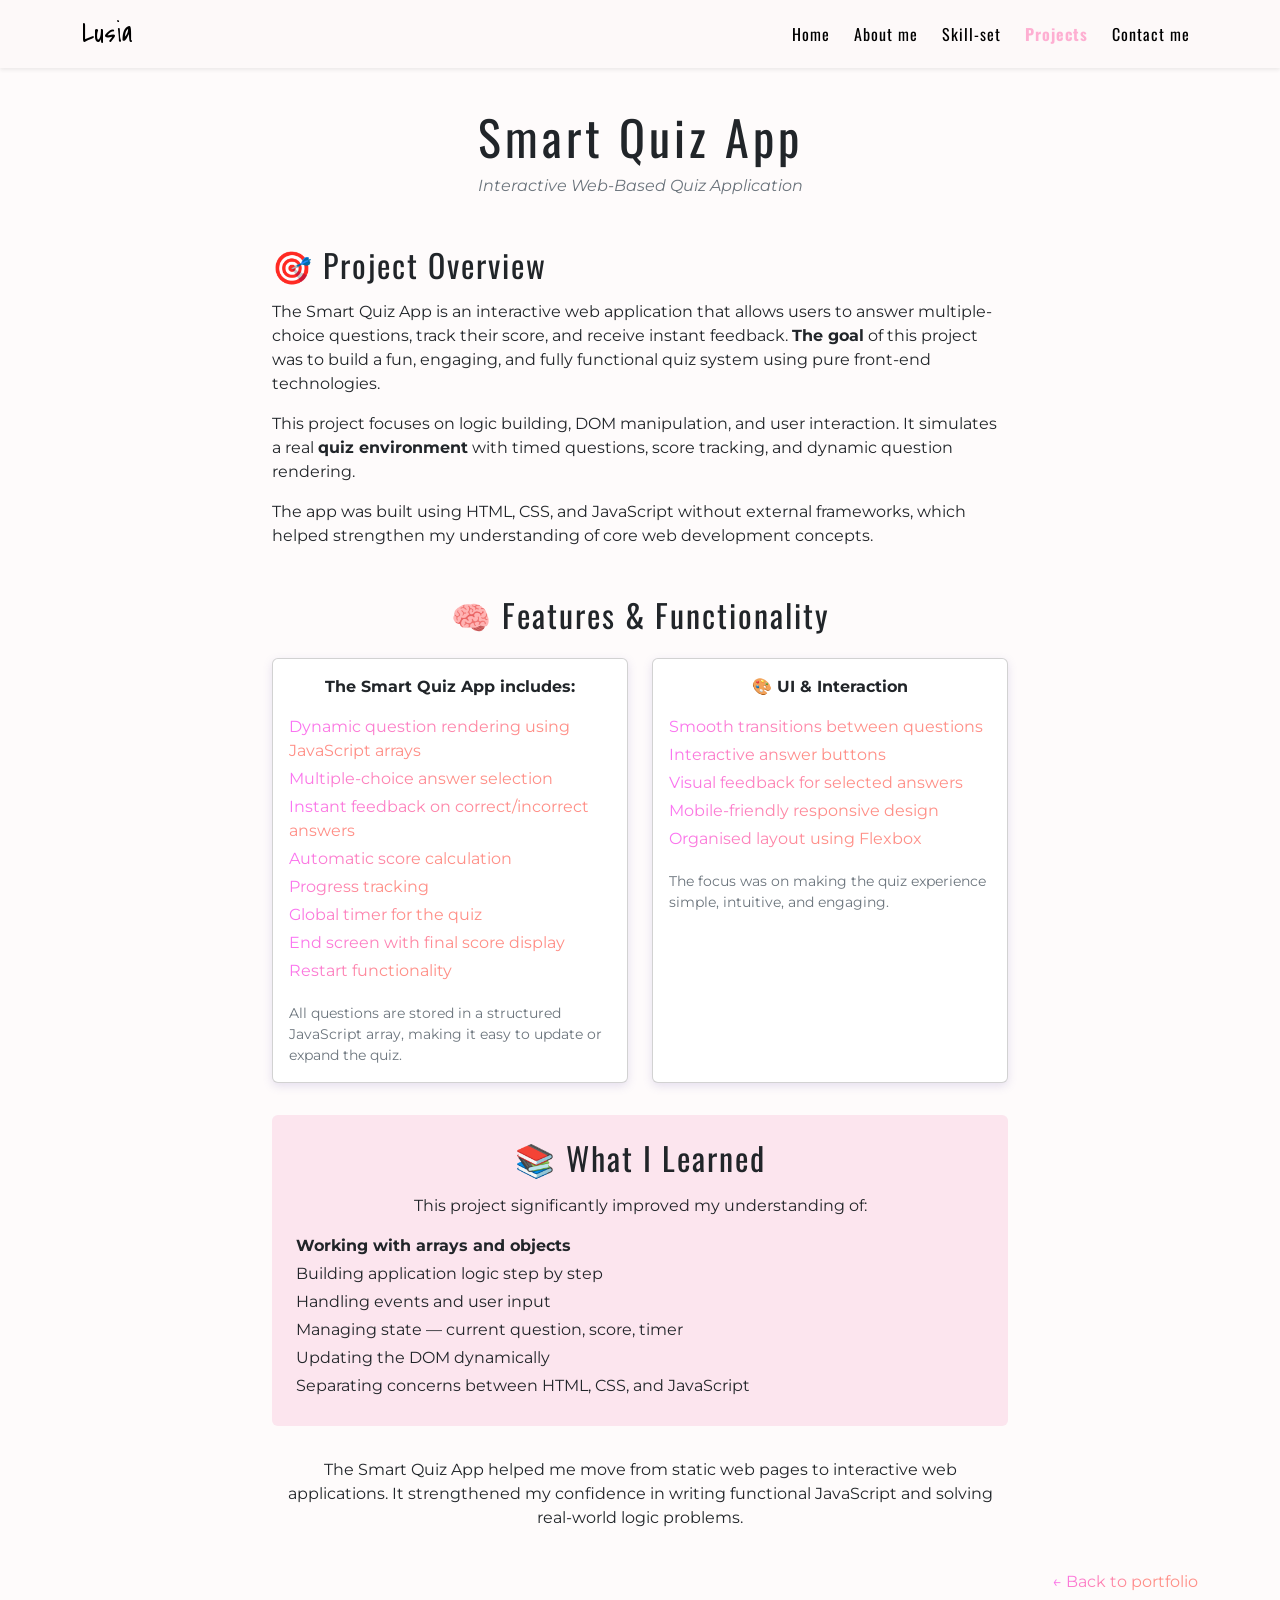
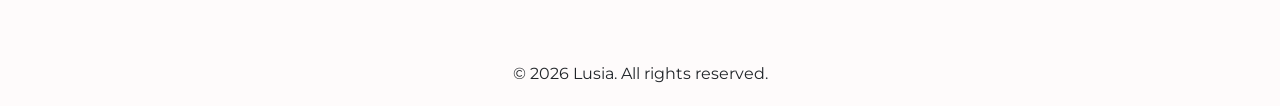
<file: projects/project2.html>
<!DOCTYPE html>
<html lang="en">

<head>
  <meta charset="UTF-8">
  <meta name="viewport" content="width=device-width, initial-scale=1.0">
  <meta name="description" content="Portfolio of Lusia Kaushiningwa showcasing web development projects.">
  <meta name="author" content="Lusia Kaushiningwa">
  <meta property="og:title" content="Lusia Kaushiningwa Portfolio">
  <meta property="og:description" content="Web development projects using HTML, CSS, JavaScript, and Bootstrap.">
  <meta name="theme-color" content="#1e3a8a">
  <title>Project 2 | Lusia Kaushiningwa Portfolio</title>
  <link rel="shortcut icon" href="../assets/Code blossom.jpg">
  <link rel="icon" href="../assets/Code blossom.jpg">
  <link href="https://cdn.jsdelivr.net/npm/bootstrap@5.0.1/dist/css/bootstrap.min.css" rel="stylesheet">
  <link rel="stylesheet" href="../css/style.css">
  <link rel="preconnect" href="https://fonts.googleapis.com">
  <link rel="preconnect" href="https://fonts.gstatic.com" crossorigin>
  <link href="https://fonts.googleapis.com/css2?family=Covered+By+Your+Grace&family=Montserrat:wght@200;400&family=Oswald:wght@200;400&display=swap" rel="stylesheet">
</head>

<body>

  <!-- ══ NAVBAR ══ -->
  <nav class="navbar navbar-expand-lg sticky-top shadow-sm mb-4">
    <div class="container">
      <a class="navbar-brand font-grace fs-3" href="../index.html">Lusia</a>
      <button class="navbar-toggler" type="button"
              data-bs-toggle="collapse" data-bs-target="#mainNav"
              aria-controls="mainNav" aria-expanded="false" aria-label="Toggle navigation">
        <span class="navbar-toggler-icon"></span>
      </button>
      <div class="collapse navbar-collapse" id="mainNav">
        <ul class="navbar-nav ms-auto gap-lg-2">
          <li class="nav-item"><a class="nav-link" href="../index.html">Home</a></li>
          <li class="nav-item"><a class="nav-link" href="../about-me.html">About me</a></li>
          <li class="nav-item"><a class="nav-link" href="../skill-set.html">Skill-set</a></li>
          <li class="nav-item"><a class="nav-link active" href="../portfolio.html">Projects</a></li>
          <li class="nav-item"><a class="nav-link" href="../index.html#contact-me">Contact me</a></li>
        </ul>
      </div>
    </div>
  </nav>


  <!-- ══ PROJECT TITLE ══ -->
  <section class="container text-center py-3">
    <h2 class="page-title">Smart Quiz App</h2>
    <p class="fst-italic text-secondary">Interactive Web-Based Quiz Application</p>
  </section>


  <!-- ══ PROJECT OVERVIEW ══
    justify-content-center + col-lg-8 = narrow, readable centred text column
  -->
  <section class="container py-3">
    <div class="row justify-content-center">
      <div class="col-12 col-lg-8">
        <h3 class="section-heading mb-3">🎯 Project Overview</h3>
        <p>The Smart Quiz App is an interactive web application that allows users to answer multiple-choice questions, track their score, and receive instant feedback. <span class="fw-bold">The goal</span> of this project was to build a fun, engaging, and fully functional quiz system using pure front-end technologies.</p>
        <p>This project focuses on logic building, DOM manipulation, and user interaction. It simulates a real <span class="fw-bold">quiz environment</span> with timed questions, score tracking, and dynamic question rendering.</p>
        <p>The app was built using HTML, CSS, and JavaScript without external frameworks, which helped strengthen my understanding of core web development concepts.</p>
      </div>
    </div>
  </section>


  <!-- ══ FEATURES ══
    row row-cols-1 row-cols-md-2 = 1 col mobile, 2 cols on md+
    g-4 = gutters between cards
    h-100 = equal height cards in row
    list-unstyled = no bullets, no left padding
  -->
  <section class="container py-3">
    <div class="row justify-content-center mb-3">
      <div class="col-12 col-lg-8 text-center">
        <h3 class="section-heading">🧠 Features &amp; Functionality</h3>
      </div>
    </div>

    <div class="row row-cols-1 row-cols-md-2 g-4 justify-content-center">

      <div class="col col-lg-4">
        <div class="card lusia-card h-100 p-3">
          <p class="fw-bold text-center mb-3">The Smart Quiz App includes:</p>
          <ul class="list-unstyled mb-0">
            <li class="mb-1"><span class="text-grad">Dynamic question rendering using JavaScript arrays</span></li>
            <li class="mb-1"><span class="text-grad">Multiple-choice answer selection</span></li>
            <li class="mb-1"><span class="text-grad">Instant feedback on correct/incorrect answers</span></li>
            <li class="mb-1"><span class="text-grad">Automatic score calculation</span></li>
            <li class="mb-1"><span class="text-grad">Progress tracking</span></li>
            <li class="mb-1"><span class="text-grad">Global timer for the quiz</span></li>
            <li class="mb-1"><span class="text-grad">End screen with final score display</span></li>
            <li class="mb-1"><span class="text-grad">Restart functionality</span></li>
          </ul>
          <p class="mt-3 mb-0 text-secondary small">All questions are stored in a structured JavaScript array, making it easy to update or expand the quiz.</p>
        </div>
      </div>

      <div class="col col-lg-4">
        <div class="card lusia-card h-100 p-3">
          <p class="fw-bold text-center mb-3">🎨 UI &amp; Interaction</p>
          <ul class="list-unstyled mb-0">
            <li class="mb-1"><span class="text-grad">Smooth transitions between questions</span></li>
            <li class="mb-1"><span class="text-grad">Interactive answer buttons</span></li>
            <li class="mb-1"><span class="text-grad">Visual feedback for selected answers</span></li>
            <li class="mb-1"><span class="text-grad">Mobile-friendly responsive design</span></li>
            <li class="mb-1"><span class="text-grad">Organised layout using Flexbox</span></li>
          </ul>
          <p class="mt-3 mb-0 text-secondary small">The focus was on making the quiz experience simple, intuitive, and engaging.</p>
        </div>
      </div>

    </div>
  </section>


  <!-- ══ WHAT I LEARNED ══ -->
  <section class="container py-3">
    <div class="row justify-content-center">
      <div class="col-12 col-lg-8">
        <div class="bg-pink-light py-4 px-4 rounded text-center">
          <h3 class="section-heading mb-3">📚 What I Learned</h3>
          <p>This project significantly improved my understanding of:</p>
          <ul class="list-unstyled text-start mb-0">
            <li class="mb-1 fw-bold">Working with arrays and objects</li>
            <li class="mb-1">Building application logic step by step</li>
            <li class="mb-1">Handling events and user input</li>
            <li class="mb-1">Managing state — current question, score, timer</li>
            <li class="mb-1">Updating the DOM dynamically</li>
            <li class="mb-1">Separating concerns between HTML, CSS, and JavaScript</li>
          </ul>
        </div>
      </div>
    </div>
  </section>

  <section class="container py-3 mb-2">
    <div class="row justify-content-center">
      <div class="col-12 col-lg-8 text-center">
        <p>The Smart Quiz App helped me move from static web pages to interactive web applications. It strengthened my confidence in writing functional JavaScript and solving real-world logic problems.</p>
      </div>
    </div>
  </section>

  <!-- ══ BACK LINK ══ -->
  <div class="container mb-5">
    <div class="d-flex justify-content-end">
      <a href="../portfolio.html" class="link-grad">← Back to portfolio</a>
    </div>
  </div>


  <footer>
    <p class="mb-0">© <span id="year"></span> Lusia. All rights reserved.</p>
  </footer>

  <script src="https://cdn.jsdelivr.net/npm/bootstrap@5.0.1/dist/js/bootstrap.bundle.min.js"></script>
  <script src="../js/main.js"></script>
  <script>document.getElementById('year').textContent = new Date().getFullYear();</script>
</body>
</html>
</file>
<file: css/style.css>
/* ═══════════════════════════════════════════════════
   LUSIA PORTFOLIO — Shared Brand CSS
   Bootstrap handles layout, spacing, flex, grid.
   This file handles ONLY brand-specific overrides.
═══════════════════════════════════════════════════ */

:root {
  --pink:        rgba(253, 129, 187, 0.35);
  --pink-hover:  rgba(253, 129, 187, 0.65);
  --pink-border: rgba(253, 129, 187, 0.5);
  --dark:        rgba(45, 45, 45, 1);
  --grad:        linear-gradient(135deg, rgb(250,113,250) 0%, rgb(255,142,134) 60%);
}

/* ── Base ── */
html {
  font-size: 100%;
  line-height: 1.4;
  -webkit-text-size-adjust: 100%;
}

body {
  background-color: rgba(253, 244, 244, 0.3);
  font-family: 'Montserrat', Arial, sans-serif;
}

/* ── Typography ── */
.font-oswald   { font-family: 'Oswald', Arial, sans-serif; }
.font-grace    { font-family: 'Covered By Your Grace', cursive; }

.text-grad {
  background-image: var(--grad);
  background-clip: text;
  -webkit-background-clip: text;
  -webkit-text-fill-color: transparent;
}

.hero-name {
  font-family: 'Oswald', Arial, sans-serif;
  font-size: clamp(3rem, 8vw, 5rem);
  letter-spacing: 4px;
  font-weight: bold;
  text-transform: uppercase;
  background-image: var(--grad);
  background-clip: text;
  -webkit-background-clip: text;
  -webkit-text-fill-color: transparent;
  line-height: 1;
  margin: 0;
}

.section-heading {
  font-family: 'Oswald', Arial, sans-serif;
  font-size: clamp(1.4rem, 3vw, 2rem);
  font-weight: 400;
  letter-spacing: 2px;
}

.page-title {
  font-family: 'Oswald', Arial, sans-serif;
  font-size: clamp(1.8rem, 4vw, 3rem);
  font-weight: 400;
  letter-spacing: 4px;
}

.quote-text {
  font-family: 'Covered By Your Grace', cursive;
  font-size: 1.6rem;
  text-transform: uppercase;
}

/* ── Background bands ── */
.bg-pink        { background-color: rgba(253, 129, 187, 0.28); }
.bg-pink-light  { background-color: rgba(243, 162, 200, 0.25); }

/* ── Navbar ── */
.navbar { background-color: rgb(253, 249, 249) !important; }

.nav-link {
  color: #000 !important;
  font-family: 'Oswald', Arial, sans-serif;
  letter-spacing: 1px;
  transition: color 0.3s;
}
.nav-link:hover, .nav-link.active { color: rgb(254, 175, 210) !important; font-weight: bold; }

/* Hamburger colours */
.navbar-toggler-icon {
  background-image: url("data:image/svg+xml,%3csvg xmlns='http://www.w3.org/2000/svg' viewBox='0 0 30 30'%3e%3cpath stroke='rgba%28223,54,133,0.6%29' stroke-width='2' d='M4 7h22M4 15h22M4 23h22'/%3e%3c/svg%3e");
}
.navbar-toggler { border-color: rgba(223,54,133,0.3); }

/* ── Buttons ── */
.btn-lusia {
  border: 2px solid var(--pink-border);
  border-radius: 5px;
  padding: 8px 20px;
  color: #000;
  text-decoration: none;
  transition: background-color 0.8s ease, color 0.8s ease;
  display: inline-block;
}
.btn-lusia:hover, .btn-lusia:active {
  background-color: var(--pink-hover);
  color: #fff;
}

/* ── Profile / about images ── */
.hero-img    { border-radius: 70%; max-height: 350px; object-fit: cover; }
.about-img   { max-height: 350px; object-fit: cover; }

/* ── Skill progress bars ── */
.skill-track {
  background-color: #353b48;
  display: block;
  height: 10px;
  border-radius: 20px;
  transition: box-shadow 1s ease;
}
.skill-track:hover { box-shadow: 5px 5px 5px #cdadcd; }

.skill-fill {
  height: 10px;
  display: block;
  background: var(--grad);
  border-radius: 20px;
}

/* Skill widths */
.w-html       { width:90%; animation: grow 3s; }
.w-css        { width:75%; animation: grow 3s; }
.w-js         { width:63%; animation: grow 3s; }
.w-php        { width:54%; animation: grow 3s; }
.w-comm       { width:90%; animation: grow 3s; }
.w-team       { width:85%; animation: grow 3s; }
.w-problem    { width:82%; animation: grow 3s; }
.w-open       { width:75%; animation: grow 3s; }

@keyframes grow { from { width:0 } }

/* ── Cards ── */
.lusia-card {
  box-shadow: 0 3px 10px rgba(127, 110, 187, 0.2);
  transition: background-color 3s;
}
.lusia-card:hover { background-color: rgba(243, 162, 200, 0.25); }

/* ── Contact logos ── */
.contact-logo {
  width: 48px;
  transition: transform 0.3s;
}
.contact-logo:hover { transform: scale(1.2); }

/* ── Footer ── */
footer {
  text-align: center;
  padding: 20px 0;
}

/* ── Hobby images ── */
.hobby-img {
  width: 80px;
  height: 80px;
  object-fit: cover;
  border-radius: 50%;
  display: block;
  margin: 0 auto 12px;
}

/* ── Colorful link ── */
.link-grad {
  background-image: var(--grad);
  background-clip: text;
  -webkit-background-clip: text;
  -webkit-text-fill-color: transparent;
  text-decoration: none;
}

/* ══════════════════════════════════
   DARK MODE
══════════════════════════════════ */
@media (prefers-color-scheme: dark) {
  body        { background-color: var(--dark); color: #fff; }
  .navbar     { background-color: var(--dark) !important; }
  .nav-link   { color: #fff !important; }
  footer      { color: #fff; }

  .bg-pink        { background-color: rgb(243, 162, 200); }
  .bg-pink-light  { background-color: var(--dark); border: 2px solid rgb(243, 162, 200); }

  .btn-lusia        { border-color: rgb(254,175,210); color: #fff; }
  .btn-lusia:hover  { background-color: rgb(254,175,210); }

  .lusia-card       { border: 2px solid rgb(254,175,210); box-shadow: none; }

  .contact-logo, .hobby-img { background-color: #fff; padding: 4px; border-radius: 50%; }
}
</file>
